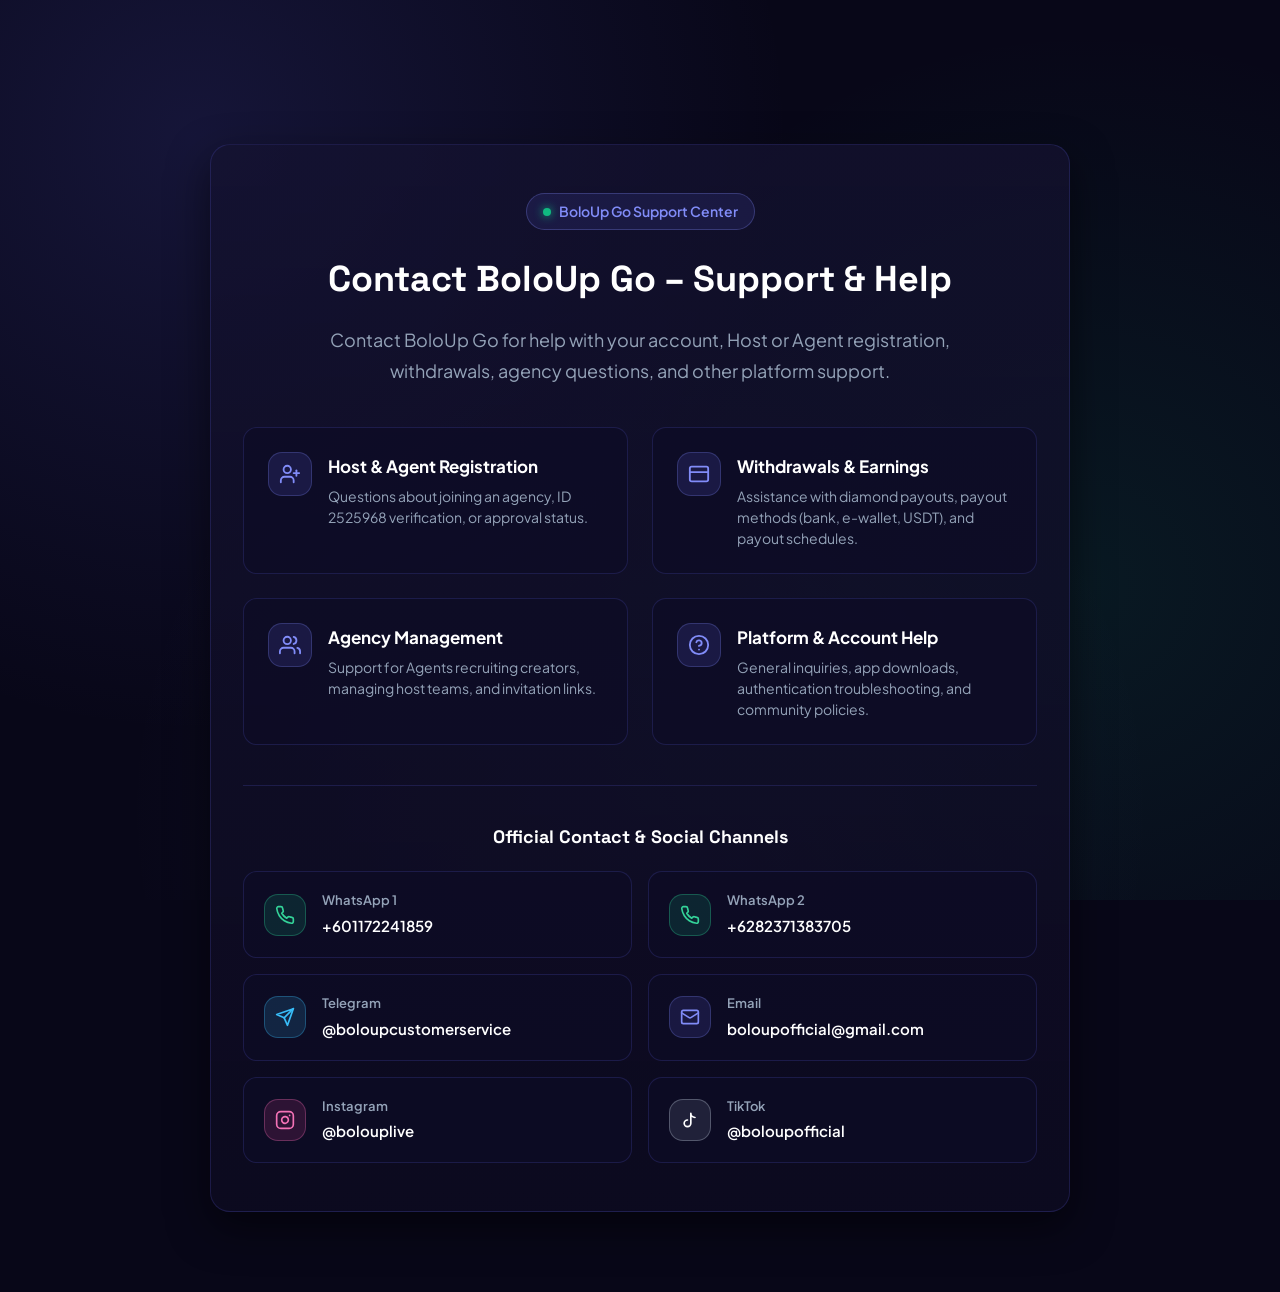
<file: contact.html>
<!DOCTYPE html>
<html lang="en">

<head>
  <meta charset="UTF-8">
  <meta name="viewport" content="width=device-width, initial-scale=1.0">
  <title>Contact BoloUp Go – Support &amp; Help</title>
  <meta name="description"
    content="Contact BoloUp Go for help with your account, Host or Agent registration, withdrawals, agency questions, and other platform support.">
  <link rel="stylesheet" href="style.css">
  <link rel="shortcut icon" href="https://boloupgo.app/wp-content/uploads/2026/11/cropped-boloup.png">
  <link rel="icon" type="image/x-icon" href="/favicon.ico">
  <link rel="icon" type="image/png" sizes="32x32" href="https://boloupgo.app/wp-content/uploads/2026/11/cropped-boloup.png">
  <link rel="icon" type="image/png" sizes="192x192" href="https://boloupgo.app/wp-content/uploads/2026/11/cropped-boloup.png">
  <link rel="apple-touch-icon" href="https://boloupgo.app/wp-content/uploads/2026/11/cropped-boloup.png">
</head>

<body>

  <!-- Contact Hero Section -->
  <section class="section contact-hero" id="contact">
    <div class="container">
      <div class="contact-card" id="contact-card">
        <div class="badge-partner" style="margin-bottom: 1.25rem;">
          <span class="badge-dot"></span>
          BoloUp Go Support Center
        </div>
        <h1 class="contact-card-title">Contact BoloUp Go – Support &amp; Help</h1>
        <p class="contact-card-desc">
          Contact BoloUp Go for help with your account, Host or Agent registration, withdrawals, agency questions, and other platform support.
        </p>

        <div class="contact-grid">
          <div class="contact-item" id="support-registration">
            <div class="contact-item-icon">
              <svg viewBox="0 0 24 24" fill="none" stroke="currentColor" stroke-width="2" stroke-linecap="round" stroke-linejoin="round" width="22" height="22" aria-hidden="true">
                <path d="M16 21v-2a4 4 0 0 0-4-4H6a4 4 0 0 0-4 4v2" />
                <circle cx="9" cy="7" r="4" />
                <line x1="19" y1="8" x2="19" y2="14" />
                <line x1="22" y1="11" x2="16" y2="11" />
              </svg>
            </div>
            <div class="contact-item-content">
              <h3>Host &amp; Agent Registration</h3>
              <p>Questions about joining an agency, ID 2525968 verification, or approval status.</p>
            </div>
          </div>

          <div class="contact-item" id="support-withdrawals">
            <div class="contact-item-icon">
              <svg viewBox="0 0 24 24" fill="none" stroke="currentColor" stroke-width="2" stroke-linecap="round" stroke-linejoin="round" width="22" height="22" aria-hidden="true">
                <rect x="2" y="4" width="20" height="16" rx="2" />
                <line x1="2" y1="10" x2="22" y2="10" />
              </svg>
            </div>
            <div class="contact-item-content">
              <h3>Withdrawals &amp; Earnings</h3>
              <p>Assistance with diamond payouts, payout methods (bank, e-wallet, USDT), and payout schedules.</p>
            </div>
          </div>

          <div class="contact-item" id="support-agency">
            <div class="contact-item-icon">
              <svg viewBox="0 0 24 24" fill="none" stroke="currentColor" stroke-width="2" stroke-linecap="round" stroke-linejoin="round" width="22" height="22" aria-hidden="true">
                <path d="M17 21v-2a4 4 0 0 0-4-4H5a4 4 0 0 0-4 4v2" />
                <circle cx="9" cy="7" r="4" />
                <path d="M23 21v-2a4 4 0 0 0-3-3.87" />
                <path d="M16 3.13a4 4 0 0 1 0 7.75" />
              </svg>
            </div>
            <div class="contact-item-content">
              <h3>Agency Management</h3>
              <p>Support for Agents recruiting creators, managing host teams, and invitation links.</p>
            </div>
          </div>

          <div class="contact-item" id="support-platform">
            <div class="contact-item-icon">
              <svg viewBox="0 0 24 24" fill="none" stroke="currentColor" stroke-width="2" stroke-linecap="round" stroke-linejoin="round" width="22" height="22" aria-hidden="true">
                <circle cx="12" cy="12" r="10" />
                <path d="M9.09 9a3 3 0 0 1 5.83 1c0 2-3 3-3 3" />
                <line x1="12" y1="17" x2="12.01" y2="17" />
              </svg>
            </div>
            <div class="contact-item-content">
              <h3>Platform &amp; Account Help</h3>
              <p>General inquiries, app downloads, authentication troubleshooting, and community policies.</p>
            </div>
          </div>
        </div>

        <div class="contact-channels" id="contact-channels">
          <h2 class="contact-channels-title">Official Contact &amp; Social Channels</h2>
          <div class="contact-channels-grid">
            <a href="https://wa.me/601172241859" target="_blank" rel="noopener noreferrer"
              class="contact-channel-card" id="channel-whatsapp-1">
              <div class="contact-channel-icon whatsapp">
                <svg viewBox="0 0 24 24" fill="none" stroke="currentColor" stroke-width="2" stroke-linecap="round" stroke-linejoin="round" width="20" height="20" aria-hidden="true">
                  <path d="M22 16.92v3a2 2 0 0 1-2.18 2 19.79 19.79 0 0 1-8.63-3.07 19.5 19.5 0 0 1-6-6 19.79 19.79 0 0 1-3.07-8.67A2 2 0 0 1 4.11 2h3a2 2 0 0 1 2 1.72 12.84 12.84 0 0 0 .7 2.81 2 2 0 0 1-.45 2.11L8.09 9.91a16 16 0 0 0 6 6l1.27-1.27a2 2 0 0 1 2.11-.45 12.84 12.84 0 0 0 2.81.7A2 2 0 0 1 22 16.92z" />
                </svg>
              </div>
              <div class="contact-channel-info">
                <span class="contact-channel-label">WhatsApp 1</span>
                <span class="contact-channel-value">+601172241859</span>
              </div>
            </a>

            <a href="https://wa.me/6282371383705" target="_blank" rel="noopener noreferrer"
              class="contact-channel-card" id="channel-whatsapp-2">
              <div class="contact-channel-icon whatsapp">
                <svg viewBox="0 0 24 24" fill="none" stroke="currentColor" stroke-width="2" stroke-linecap="round" stroke-linejoin="round" width="20" height="20" aria-hidden="true">
                  <path d="M22 16.92v3a2 2 0 0 1-2.18 2 19.79 19.79 0 0 1-8.63-3.07 19.5 19.5 0 0 1-6-6 19.79 19.79 0 0 1-3.07-8.67A2 2 0 0 1 4.11 2h3a2 2 0 0 1 2 1.72 12.84 12.84 0 0 0 .7 2.81 2 2 0 0 1-.45 2.11L8.09 9.91a16 16 0 0 0 6 6l1.27-1.27a2 2 0 0 1 2.11-.45 12.84 12.84 0 0 0 2.81.7A2 2 0 0 1 22 16.92z" />
                </svg>
              </div>
              <div class="contact-channel-info">
                <span class="contact-channel-label">WhatsApp 2</span>
                <span class="contact-channel-value">+6282371383705</span>
              </div>
            </a>

            <a href="https://telegram.me/boloupcustomerservice" target="_blank" rel="noopener noreferrer"
              class="contact-channel-card" id="channel-telegram">
              <div class="contact-channel-icon telegram">
                <svg viewBox="0 0 24 24" fill="none" stroke="currentColor" stroke-width="2" stroke-linecap="round" stroke-linejoin="round" width="20" height="20" aria-hidden="true">
                  <path d="m22 2-7 20-4-9-9-4Z" />
                  <path d="M22 2 11 13" />
                </svg>
              </div>
              <div class="contact-channel-info">
                <span class="contact-channel-label">Telegram</span>
                <span class="contact-channel-value">@boloupcustomerservice</span>
              </div>
            </a>

            <a href="mailto:boloupofficial@gmail.com"
              class="contact-channel-card" id="channel-email">
              <div class="contact-channel-icon">
                <svg viewBox="0 0 24 24" fill="none" stroke="currentColor" stroke-width="2" stroke-linecap="round" stroke-linejoin="round" width="20" height="20" aria-hidden="true">
                  <rect width="20" height="16" x="2" y="4" rx="2" />
                  <path d="m22 7-8.97 5.7a1.94 1.94 0 0 1-2.06 0L2 7" />
                </svg>
              </div>
              <div class="contact-channel-info">
                <span class="contact-channel-label">Email</span>
                <span class="contact-channel-value">boloupofficial@gmail.com</span>
              </div>
            </a>

            <a href="https://www.instagram.com/bolouplive/" target="_blank" rel="noopener noreferrer"
              class="contact-channel-card" id="channel-instagram">
              <div class="contact-channel-icon instagram">
                <svg viewBox="0 0 24 24" fill="none" stroke="currentColor" stroke-width="2" stroke-linecap="round" stroke-linejoin="round" width="20" height="20" aria-hidden="true">
                  <rect width="20" height="20" x="2" y="2" rx="5" ry="5" />
                  <path d="M16 11.37A4 4 0 1 1 12.63 8 4 4 0 0 1 16 11.37z" />
                  <line x1="17.5" x2="17.51" y1="6.5" y2="6.5" />
                </svg>
              </div>
              <div class="contact-channel-info">
                <span class="contact-channel-label">Instagram</span>
                <span class="contact-channel-value">@bolouplive</span>
              </div>
            </a>

            <a href="https://www.tiktok.com/@boloupofficial?lang=en" target="_blank" rel="noopener noreferrer"
              class="contact-channel-card" id="channel-tiktok">
              <div class="contact-channel-icon tiktok">
                <svg viewBox="0 0 24 24" fill="none" stroke="currentColor" stroke-width="2" stroke-linecap="round" stroke-linejoin="round" width="20" height="20" aria-hidden="true">
                  <path d="M9 12a4 4 0 1 0 4 4V4a5 5 0 0 0 5 5" />
                </svg>
              </div>
              <div class="contact-channel-info">
                <span class="contact-channel-label">TikTok</span>
                <span class="contact-channel-value">@boloupofficial</span>
              </div>
            </a>
          </div>
        </div>
      </div>
    </div>
  </section>

  <!-- Internal JavaScript (Per Project Rules) -->
  <script>
    (function () {
      // Contact page initialization
    })();
  </script>
</body>

</html>
</file>
<file: style.css>
/* ==========================================================================
   BoloUp Go Official Website - Sitewide External Stylesheet
   For WordPress Elementor HTML Elements & Sitewide Custom CSS
   Domain: boloupgo.app
   ========================================================================== */

/* 1. Custom Font from Google Fonts */
@import url('https://fonts.googleapis.com/css2?family=Plus+Jakarta+Sans:wght@400;500;600;700;800&family=Space+Grotesk:wght@600;700;800&display=swap');

/* 2. Global CSS Variables & Design Tokens */
:root {
  /* Brand Color Tokens - Deep Royal Indigo, Electric Violet & Vibrant Accents */
  --color-primary: #6366f1;
  --color-primary-light: #818cf8;
  --color-primary-dark: #4338ca;
  --color-accent: #10b981;
  --color-accent-light: #34d399;
  --color-accent-dark: #059669;
  --color-pink: #ec4899;
  --color-amber: #f59e0b;

  /* Gradients */
  --grad-primary: linear-gradient(135deg, #4f46e5 0%, #6366f1 50%, #818cf8 100%);
  --grad-primary-hover: linear-gradient(135deg, #4338ca 0%, #4f46e5 50%, #6366f1 100%);
  --grad-accent: linear-gradient(135deg, #059669 0%, #10b981 50%, #34d399 100%);
  --grad-vibrant: linear-gradient(135deg, #6366f1 0%, #a855f7 50%, #ec4899 100%);
  --grad-text: linear-gradient(135deg, #ffffff 0%, #e0e7ff 50%, #c7d2fe 100%);
  --grad-card: linear-gradient(180deg, rgba(20, 18, 48, 0.75) 0%, rgba(13, 11, 32, 0.9) 100%);

  /* Backgrounds & Surfaces */
  --bg-deep: #080718;
  --bg-dark: #0e0c25;
  --bg-surface: #151236;
  --bg-card: rgba(21, 18, 54, 0.72);
  --bg-card-hover: rgba(30, 26, 77, 0.88);
  --bg-glass: rgba(255, 255, 255, 0.04);
  --border-glass: rgba(99, 102, 241, 0.18);
  --border-glow: rgba(129, 140, 248, 0.45);

  /* Typography Colors */
  --text-main: #f8fafc;
  --text-muted: #94a3b8;
  --text-dim: #64748b;
  --text-light: #ffffff;

  /* Fonts */
  --font-sans: 'Plus Jakarta Sans', -apple-system, BlinkMacSystemFont, 'Segoe UI', Roboto, sans-serif;
  --font-heading: 'Space Grotesk', var(--font-sans);

  /* Layout, Radius, & Transitions */
  --max-width: 1200px;
  --header-height: 80px;
  --radius-sm: 8px;
  --radius-md: 14px;
  --radius-lg: 20px;
  --radius-pill: 9999px;
  --transition: all 0.3s cubic-bezier(0.4, 0, 0.2, 1);

  /* Shadows & Glows */
  --shadow-sm: 0 2px 8px rgba(0, 0, 0, 0.25);
  --shadow-md: 0 8px 24px rgba(0, 0, 0, 0.35);
  --shadow-lg: 0 16px 40px rgba(0, 0, 0, 0.5);
  --glow-primary: 0 0 35px rgba(99, 102, 241, 0.3);
  --glow-button: 0 4px 20px rgba(99, 102, 241, 0.4);
}

/* 3. Base Reset */
*,
*::before,
*::after {
  box-sizing: border-box;
  margin: 0;
  padding: 0;
}

html {
  scroll-behavior: smooth;
  font-size: 16px;
  color-scheme: dark;
}

body {
  font-family: var(--font-sans);
  background-color: var(--bg-deep) !important;
  color: var(--text-main);
  line-height: 1.65;
  overflow-x: hidden;
  padding-top: 0 !important;
  margin-top: 0 !important;
  background-image:
    radial-gradient(circle at 15% 15%, rgba(99, 102, 241, 0.15) 0%, transparent 45%),
    radial-gradient(circle at 85% 65%, rgba(16, 185, 129, 0.1) 0%, transparent 45%),
    radial-gradient(circle at 50% 90%, rgba(129, 140, 248, 0.08) 0%, transparent 50%);
  background-attachment: fixed;
  background-repeat: no-repeat;
  -webkit-font-smoothing: antialiased;
  -moz-osx-font-smoothing: grayscale;
}

#page,
.site,
.site-content,
.elementor,
.elementor-section-wrap {
  background-color: transparent !important;
  background-image: none !important;
}

a {
  color: inherit;
  text-decoration: none;
  transition: var(--transition);
}

ul, ol {
  list-style: none;
}

img {
  max-width: 100%;
  height: auto;
  display: block;
}

/* 4. Container & Layout Utilities */
.container {
  width: 100%;
  max-width: var(--max-width);
  margin: 0 auto;
  padding: 0 1.5rem;
}

.section {
  padding: 5rem 0;
  position: relative;
}

.section-dark {
  background-color: rgba(14, 12, 37, 0.65);
}

.section-deep {
  background-color: rgba(8, 7, 24, 0.85);
}

.section-title-wrap {
  text-align: center;
  max-width: 760px;
  margin: 0 auto 3.5rem auto;
}

.section-title {
  font-family: var(--font-heading);
  font-size: 2.25rem;
  font-weight: 700;
  color: var(--text-light);
  line-height: 1.25;
  margin-bottom: 1rem;
  letter-spacing: -0.02em;
}

.section-desc {
  font-size: 1.125rem;
  color: var(--text-muted);
  line-height: 1.7;
}

.section-desc + .section-desc {
  margin-top: 1rem;
}

.text-gradient {
  background: var(--grad-text);
  -webkit-background-clip: text;
  -webkit-text-fill-color: transparent;
  display: inline-block;
}

.badge-partner {
  display: inline-flex;
  align-items: center;
  gap: 0.5rem;
  padding: 0.375rem 1rem;
  border-radius: var(--radius-pill);
  background: rgba(99, 102, 241, 0.12);
  border: 1px solid rgba(129, 140, 248, 0.28);
  color: var(--color-primary-light);
  font-size: 0.875rem;
  font-weight: 600;
  margin-bottom: 1.5rem;
}

.badge-dot {
  width: 8px;
  height: 8px;
  border-radius: 50%;
  background-color: var(--color-accent);
  box-shadow: 0 0 10px var(--color-accent);
}

/* 5. Buttons */
.btn {
  display: inline-flex;
  align-items: center;
  justify-content: center;
  gap: 0.5rem;
  padding: 0.875rem 1.75rem;
  border-radius: var(--radius-pill);
  font-size: 1rem;
  font-weight: 600;
  cursor: pointer;
  border: none;
  outline: none;
  transition: var(--transition);
  text-align: center;
  white-space: nowrap;
}

.btn-primary {
  background: var(--grad-primary);
  color: #ffffff;
  box-shadow: var(--glow-button);
}

.btn-primary:hover {
  background: var(--grad-primary-hover);
  transform: translateY(-2px);
  box-shadow: 0 6px 25px rgba(99, 102, 241, 0.6);
}

.btn-outline {
  background: rgba(255, 255, 255, 0.05);
  border: 1px solid rgba(255, 255, 255, 0.2);
  color: var(--text-main);
  backdrop-filter: blur(8px);
}

.btn-outline:hover {
  background: rgba(255, 255, 255, 0.1);
  border-color: var(--color-primary-light);
  color: #ffffff;
  transform: translateY(-2px);
}

.btn-sm {
  padding: 0.5rem 1.125rem;
  font-size: 0.875rem;
}

.btn-lg {
  padding: 1rem 2.25rem;
  font-size: 1.0625rem;
}

/* 6. Header Component */
.header {
  position: fixed;
  top: 0;
  left: 0;
  width: 100%;
  z-index: 1000;
  background: rgba(8, 7, 24, 0.85);
  backdrop-filter: blur(16px);
  -webkit-backdrop-filter: blur(16px);
  border-bottom: 1px solid var(--border-glass);
  transition: var(--transition);
}

.header-container {
  max-width: var(--max-width);
  height: var(--header-height);
  margin: 0 auto;
  padding: 0 1.5rem;
  display: flex;
  align-items: center;
  justify-content: space-between;
}

.brand-logo {
  display: flex;
  align-items: center;
  gap: 0.75rem;
}

.brand-logo-icon {
  height: 38px;
  width: auto;
  object-fit: contain;
}

.nav-menu {
  display: none;
}

.nav-link {
  color: var(--text-muted);
  font-size: 0.9375rem;
  font-weight: 500;
  padding: 0.5rem 0.875rem;
  border-radius: var(--radius-sm);
  position: relative;
}

.nav-link:hover,
.nav-link.active {
  color: #ffffff;
}

.nav-link.active::after {
  content: '';
  position: absolute;
  bottom: -4px;
  left: 0.875rem;
  right: 0.875rem;
  height: 2px;
  background: var(--color-primary-light);
  border-radius: 2px;
}

.header-actions {
  display: flex;
  align-items: center;
  gap: 0.75rem;
}

.menu-toggle {
  display: inline-flex;
  align-items: center;
  justify-content: center;
  background: transparent;
  border: none;
  color: #ffffff;
  font-size: 1.5rem;
  cursor: pointer;
  padding: 0.5rem;
  line-height: 1;
}

.mobile-nav-actions {
  display: flex;
  flex-direction: column;
  gap: 0.75rem;
  margin-top: 1.5rem;
  padding-top: 1.5rem;
  border-top: 1px solid var(--border-glass);
}

/* 7. Hero Section */
.hero-section {
  padding-top: calc(var(--header-height) + 4rem);
  padding-bottom: 5rem;
  position: relative;
  overflow: hidden;
}

.hero-grid {
  display: grid;
  grid-template-columns: 1fr;
  gap: 3rem;
  align-items: center;
}

.hero-content {
  text-align: center;
}

.hero-title {
  font-family: var(--font-heading);
  font-size: 2.5rem;
  font-weight: 800;
  line-height: 1.2;
  margin-bottom: 1.25rem;
  letter-spacing: -0.025em;
}

.hero-desc {
  font-size: 1.125rem;
  color: var(--text-muted);
  line-height: 1.7;
  margin-bottom: 2rem;
  max-width: 620px;
  margin-left: auto;
  margin-right: auto;
}

.hero-actions {
  display: flex;
  flex-wrap: wrap;
  gap: 1rem;
  justify-content: center;
}

.hero-visual {
  position: relative;
  display: flex;
  justify-content: center;
  align-items: center;
}

.hero-visual-frame {
  position: relative;
  border-radius: var(--radius-lg);
  padding: 0.5rem;
  background: radial-gradient(circle at 50% 50%, rgba(99, 102, 241, 0.25) 0%, transparent 70%);
}

.hero-img {
  width: 100%;
  max-width: 540px;
  height: auto;
  object-fit: contain;
  filter: drop-shadow(0 15px 30px rgba(0, 0, 0, 0.6));
}

/* 8. What is BoloUp Go Section */
.what-boloup-card {
  background: var(--grad-card);
  border: 1px solid var(--border-glass);
  border-radius: var(--radius-lg);
  padding: 2.5rem 2rem;
  backdrop-filter: blur(12px);
  text-align: center;
  max-width: 860px;
  margin: 0 auto;
  box-shadow: var(--shadow-md);
}

/* 9. Comparison Table (Host vs Agent) */
.table-wrapper {
  background: var(--grad-card);
  border: 1px solid var(--border-glass);
  border-radius: var(--radius-lg);
  overflow: hidden;
  box-shadow: var(--shadow-lg);
  backdrop-filter: blur(16px);
}

.table-responsive {
  width: 100%;
  overflow-x: auto;
  -webkit-overflow-scrolling: touch;
}

.data-table {
  width: 100%;
  border-collapse: collapse;
  text-align: left;
  font-size: 0.9375rem;
}

.data-table th,
.data-table td {
  padding: 1.25rem 1.5rem;
  border-bottom: 1px solid var(--border-glass);
}

.data-table th {
  background: rgba(14, 12, 37, 0.9);
  color: var(--text-light);
  font-family: var(--font-heading);
  font-size: 1.0625rem;
  font-weight: 700;
  letter-spacing: -0.01em;
}

.data-table th:first-child {
  width: 22%;
}

.data-table th:nth-child(2),
.data-table th:nth-child(3) {
  width: 39%;
}

.data-table tbody tr:hover {
  background-color: rgba(99, 102, 241, 0.05);
}

.data-table td strong {
  color: var(--color-primary-light);
  font-weight: 600;
}

.data-table td {
  color: var(--text-main);
  line-height: 1.6;
}

/* 10. Features & Benefits Grid */
.features-grid,
.benefits-grid {
  display: grid;
  grid-template-columns: 1fr;
  gap: 1.75rem;
}

.feature-card,
.benefit-card {
  background: var(--grad-card);
  border: 1px solid var(--border-glass);
  border-radius: var(--radius-lg);
  padding: 2.25rem 1.75rem;
  backdrop-filter: blur(12px);
  transition: var(--transition);
  position: relative;
  overflow: hidden;
}

.feature-card::before,
.benefit-card::before {
  content: '';
  position: absolute;
  top: 0;
  left: 0;
  width: 100%;
  height: 3px;
  background: var(--grad-primary);
  opacity: 0;
  transition: var(--transition);
}

.feature-card:hover,
.benefit-card:hover {
  transform: translateY(-4px);
  border-color: var(--border-glow);
  box-shadow: var(--shadow-lg), 0 0 25px rgba(99, 102, 241, 0.2);
}

.feature-card:hover::before,
.benefit-card:hover::before {
  opacity: 1;
}

.feature-icon-box {
  width: 52px;
  height: 52px;
  border-radius: var(--radius-md);
  background: rgba(99, 102, 241, 0.15);
  border: 1px solid rgba(129, 140, 248, 0.3);
  display: flex;
  align-items: center;
  justify-content: center;
  color: var(--color-primary-light);
  margin-bottom: 1.25rem;
}

.feature-icon-box.accent {
  background: rgba(16, 185, 129, 0.15);
  border-color: rgba(52, 211, 153, 0.3);
  color: var(--color-accent-light);
}

.feature-icon-box.pink {
  background: rgba(236, 72, 153, 0.15);
  border-color: rgba(244, 114, 182, 0.3);
  color: #f472b6;
}

.feature-title,
.benefit-title {
  font-family: var(--font-heading);
  font-size: 1.25rem;
  font-weight: 700;
  color: var(--text-light);
  margin-bottom: 0.75rem;
}

.feature-desc,
.benefit-desc {
  font-size: 0.9375rem;
  color: var(--text-muted);
  line-height: 1.65;
}

/* 11. How It Works (Steps Grid) */
.steps-grid {
  display: grid;
  grid-template-columns: 1fr;
  gap: 1.5rem;
}

.step-card {
  background: var(--grad-card);
  border: 1px solid var(--border-glass);
  border-radius: var(--radius-lg);
  padding: 2rem 1.75rem;
  position: relative;
  transition: var(--transition);
}

.step-card:hover {
  border-color: var(--border-glow);
  transform: translateY(-3px);
  box-shadow: var(--shadow-md);
}

.step-number {
  width: 44px;
  height: 44px;
  border-radius: 50%;
  background: var(--grad-primary);
  color: #ffffff;
  display: flex;
  align-items: center;
  justify-content: center;
  font-family: var(--font-heading);
  font-size: 1.125rem;
  font-weight: 700;
  margin-bottom: 1.25rem;
  box-shadow: 0 4px 15px rgba(99, 102, 241, 0.35);
}

.step-number.accent {
  background: var(--grad-accent);
  box-shadow: 0 4px 15px rgba(16, 185, 129, 0.35);
}

.step-title {
  font-family: var(--font-heading);
  font-size: 1.25rem;
  font-weight: 700;
  color: var(--text-light);
  margin-bottom: 0.625rem;
}

.step-desc {
  font-size: 0.9375rem;
  color: var(--text-muted);
  line-height: 1.6;
}

/* 12. Alternating Tutorial Steps (with screenshot previews) */
.steps-alternate {
  display: flex;
  flex-direction: column;
  gap: 2.5rem;
}

.step-alt-row {
  display: grid;
  grid-template-columns: 1fr;
  gap: 2rem;
  align-items: center;
  background: var(--grad-card);
  border: 1px solid var(--border-glass);
  border-radius: var(--radius-lg);
  padding: 2rem;
  backdrop-filter: blur(12px);
  transition: var(--transition);
}

.step-alt-row:hover {
  border-color: var(--border-glow);
  box-shadow: var(--shadow-lg);
}

.step-alt-visual {
  cursor: pointer;
  position: relative;
  border-radius: var(--radius-md);
  overflow: hidden;
}

.step-alt-frame {
  position: relative;
  background: rgba(0, 0, 0, 0.4);
  border-radius: var(--radius-md);
  border: 1px solid var(--border-glass);
  overflow: hidden;
  display: flex;
  justify-content: center;
  align-items: center;
}

.step-alt-img {
  width: 100%;
  max-width: 440px;
  max-height: 480px;
  height: auto;
  object-fit: contain;
  transition: transform 0.4s ease;
}

.step-alt-visual:hover .step-alt-img {
  transform: scale(1.02);
}

.step-zoom-badge {
  position: absolute;
  top: 12px;
  right: 12px;
  width: 36px;
  height: 36px;
  border-radius: 50%;
  background: rgba(8, 7, 24, 0.8);
  border: 1px solid var(--border-glass);
  display: flex;
  align-items: center;
  justify-content: center;
  color: var(--text-light);
  backdrop-filter: blur(6px);
  transition: var(--transition);
}

.step-alt-visual:hover .step-zoom-badge {
  background: var(--color-primary);
  border-color: var(--color-primary-light);
}

.step-alt-content {
  display: flex;
  flex-direction: column;
}

/* 13. Infographic Banner (for Withdraw or Guides) */
.withdraw-infographic-wrap {
  margin-top: 3rem;
}

.withdraw-infographic-card {
  background: var(--grad-card);
  border: 1px solid var(--border-glass);
  border-radius: var(--radius-lg);
  padding: 1.5rem;
  cursor: pointer;
  position: relative;
  overflow: hidden;
  transition: var(--transition);
  text-align: center;
}

.withdraw-infographic-card:hover {
  border-color: var(--border-glow);
  box-shadow: var(--shadow-lg);
}

.withdraw-infographic-img {
  width: 100%;
  max-height: 420px;
  object-fit: contain;
  margin: 0 auto;
  border-radius: var(--radius-md);
}

/* 14. FAQs Component */
.faq-wrap {
  max-width: 860px;
  margin: 0 auto;
  display: flex;
  flex-direction: column;
  gap: 1rem;
}

.faq-item {
  background: var(--grad-card);
  border: 1px solid var(--border-glass);
  border-radius: var(--radius-md);
  overflow: hidden;
  transition: var(--transition);
}

.faq-item:hover,
.faq-item.active {
  border-color: var(--border-glow);
}

.faq-question {
  width: 100%;
  background: transparent;
  border: none;
  outline: none;
  text-align: left;
  padding: 1.25rem 1.5rem;
  color: var(--text-light);
  font-family: var(--font-heading);
  font-size: 1.0625rem;
  font-weight: 600;
  display: flex;
  align-items: center;
  justify-content: space-between;
  cursor: pointer;
  gap: 1rem;
}

.faq-icon {
  width: 24px;
  height: 24px;
  border-radius: 50%;
  background: rgba(99, 102, 241, 0.15);
  color: var(--color-primary-light);
  display: flex;
  align-items: center;
  justify-content: center;
  font-size: 1.125rem;
  flex-shrink: 0;
  transition: transform 0.3s ease;
}

.faq-item.active .faq-icon {
  transform: rotate(45deg);
  background: var(--color-primary);
  color: #ffffff;
}

.faq-answer {
  max-height: 0;
  overflow: hidden;
  transition: max-height 0.35s ease, padding 0.35s ease;
  padding: 0 1.5rem;
  color: var(--text-muted);
  font-size: 0.9375rem;
  line-height: 1.7;
}

.faq-item.active .faq-answer {
  max-height: 300px;
  padding: 0 1.5rem 1.25rem 1.5rem;
}

/* 15. CTA Banner Section */
.cta-section {
  padding: 5rem 0;
  position: relative;
}

.cta-banner {
  background: radial-gradient(circle at 50% 50%, rgba(99, 102, 241, 0.28) 0%, rgba(14, 12, 37, 0.95) 70%), var(--bg-card);
  border: 1px solid var(--border-glow);
  border-radius: var(--radius-lg);
  padding: 3.5rem 2rem;
  text-align: center;
  box-shadow: var(--shadow-lg), var(--glow-primary);
  max-width: 960px;
  margin: 0 auto;
  display: flex;
  flex-direction: column;
  align-items: center;
  justify-content: center;
}

.cta-title {
  font-family: var(--font-heading);
  font-size: 2.25rem;
  font-weight: 800;
  color: var(--text-light);
  margin-bottom: 1rem;
  letter-spacing: -0.02em;
  text-align: center;
  width: 100%;
}

.cta-desc {
  font-size: 1.125rem;
  color: var(--text-muted);
  margin-bottom: 2rem;
  max-width: 600px;
  margin-left: auto;
  margin-right: auto;
  text-align: center;
  width: 100%;
}

.cta-actions {
  display: flex !important;
  flex-wrap: wrap;
  gap: 1rem;
  justify-content: center !important;
  align-items: center !important;
  margin: 2rem auto 0 auto !important;
  width: 100%;
  text-align: center !important;
}

.cta-actions .btn,
.cta-actions a,
.cta-banner .cta-actions .btn,
.cta-banner .cta-actions a {
  margin: 0 auto !important;
  text-align: center !important;
}

.cta-banner .hero-actions,
.cta-banner .cta-actions {
  display: flex !important;
  flex-wrap: wrap;
  gap: 1rem;
  justify-content: center !important;
  align-items: center !important;
  margin: 2rem auto 0 auto !important;
  width: 100%;
  text-align: center !important;
}
  gap: 1rem;
  justify-content: center !important;
  align-items: center;
  margin-top: 2rem;
  width: 100%;
}

.contact-actions {
  display: flex;
  flex-wrap: wrap;
  gap: 1rem;
  justify-content: center;
  align-items: center;
  margin-top: 2.5rem;
  width: 100%;
}

/* 16. Contact Page Section */
.contact-hero {
  padding-top: calc(var(--header-height) + 4rem);
  padding-bottom: 5rem;
}

.contact-card {
  background: var(--grad-card);
  border: 1px solid var(--border-glass);
  border-radius: var(--radius-lg);
  padding: 3rem 2rem;
  max-width: 860px;
  margin: 0 auto;
  box-shadow: var(--shadow-lg);
  text-align: center;
}

.contact-card-title {
  font-family: var(--font-heading);
  font-size: 2.25rem;
  font-weight: 800;
  color: var(--text-light);
  margin-bottom: 1rem;
}

.contact-card-desc {
  font-size: 1.125rem;
  color: var(--text-muted);
  line-height: 1.7;
  max-width: 680px;
  margin: 0 auto 2.5rem auto;
}

.contact-grid {
  display: grid;
  grid-template-columns: 1fr;
  gap: 1.5rem;
  margin-top: 2rem;
  text-align: left;
}

.contact-item {
  background: rgba(14, 12, 37, 0.7);
  border: 1px solid var(--border-glass);
  border-radius: var(--radius-md);
  padding: 1.5rem;
  display: flex;
  align-items: flex-start;
  gap: 1rem;
}

.contact-item-icon {
  width: 44px;
  height: 44px;
  border-radius: var(--radius-md);
  background: rgba(99, 102, 241, 0.15);
  border: 1px solid rgba(129, 140, 248, 0.25);
  display: flex;
  align-items: center;
  justify-content: center;
  color: var(--color-primary-light);
  flex-shrink: 0;
}

.contact-item-content h3 {
  font-size: 1.0625rem;
  font-weight: 700;
  color: var(--text-light);
  margin-bottom: 0.375rem;
}

.contact-item-content p {
  font-size: 0.875rem;
  color: var(--text-muted);
  line-height: 1.5;
}

.contact-channels {
  margin-top: 2.5rem;
  padding-top: 2.25rem;
  border-top: 1px solid var(--border-glass);
  text-align: left;
}

.contact-channels-title {
  font-family: var(--font-heading);
  font-size: 1.125rem;
  font-weight: 700;
  color: var(--text-light);
  text-align: center;
  margin-bottom: 1.25rem;
}

.contact-channels-grid {
  display: grid;
  grid-template-columns: 1fr;
  gap: 1rem;
}

.contact-channel-card {
  background: rgba(14, 12, 37, 0.7);
  border: 1px solid var(--border-glass);
  border-radius: var(--radius-md);
  padding: 1.125rem 1.25rem;
  display: flex;
  align-items: center;
  gap: 1rem;
  transition: var(--transition);
}

.contact-channel-card:hover {
  background: var(--bg-card-hover);
  border-color: var(--border-glow);
  transform: translateY(-2px);
  box-shadow: var(--shadow-md);
}

.contact-channel-icon {
  width: 42px;
  height: 42px;
  border-radius: var(--radius-md);
  background: rgba(99, 102, 241, 0.15);
  border: 1px solid rgba(129, 140, 248, 0.25);
  display: flex;
  align-items: center;
  justify-content: center;
  color: var(--color-primary-light);
  flex-shrink: 0;
}

.contact-channel-icon.whatsapp {
  background: rgba(16, 185, 129, 0.15);
  border-color: rgba(52, 211, 153, 0.3);
  color: var(--color-accent-light);
}

.contact-channel-icon.telegram {
  background: rgba(56, 189, 248, 0.15);
  border-color: rgba(56, 189, 248, 0.3);
  color: #38bdf8;
}

.contact-channel-icon.instagram {
  background: rgba(236, 72, 153, 0.15);
  border-color: rgba(244, 114, 182, 0.3);
  color: #f472b6;
}

.contact-channel-icon.tiktok {
  background: rgba(148, 163, 184, 0.15);
  border-color: rgba(203, 213, 225, 0.3);
  color: var(--text-light);
}

.contact-channel-info {
  min-width: 0;
  display: flex;
  flex-direction: column;
  gap: 0.15rem;
}

.contact-channel-label {
  font-size: 0.8125rem;
  font-weight: 600;
  color: var(--text-muted);
}

.contact-channel-value {
  font-size: 0.9375rem;
  font-weight: 600;
  color: var(--text-light);
  word-break: break-word;
}

/* 17. Lightbox Modal */
.lightbox-modal {
  display: none;
  position: fixed;
  top: 0;
  left: 0;
  width: 100%;
  height: 100%;
  background: rgba(4, 3, 12, 0.92);
  backdrop-filter: blur(12px);
  z-index: 99999;
  justify-content: center;
  align-items: center;
  padding: 1.5rem;
}

.lightbox-modal.active {
  display: flex;
}

.lightbox-content {
  position: relative;
  max-width: 90vw;
  max-height: 90vh;
  display: flex;
  justify-content: center;
  align-items: center;
}

.lightbox-img {
  max-width: 100%;
  max-height: 85vh;
  object-fit: contain;
  border-radius: var(--radius-md);
  border: 1px solid var(--border-glow);
  box-shadow: 0 0 50px rgba(0, 0, 0, 0.9);
}

.lightbox-close {
  position: absolute;
  top: -45px;
  right: 0;
  background: rgba(255, 255, 255, 0.1);
  border: 1px solid rgba(255, 255, 255, 0.2);
  color: #ffffff;
  width: 36px;
  height: 36px;
  border-radius: 50%;
  font-size: 1.25rem;
  cursor: pointer;
  display: flex;
  align-items: center;
  justify-content: center;
  transition: var(--transition);
}

.lightbox-close:hover {
  background: var(--color-primary);
}

/* 18. Footer Component */
.footer {
  background-color: #060514;
  border-top: 1px solid var(--border-glass);
  padding: 4.5rem 0 2rem 0;
  color: var(--text-muted);
  font-size: 0.9375rem;
  position: relative;
}

.footer-grid {
  display: grid;
  grid-template-columns: 1fr;
  gap: 2.5rem;
  margin-bottom: 3.5rem;
}

.footer-brand .brand-logo {
  margin-bottom: 1.25rem;
}

.footer-desc {
  color: var(--text-dim);
  line-height: 1.7;
  max-width: 340px;
}

.footer-col h3 {
  font-family: var(--font-heading);
  font-size: 1.0625rem;
  font-weight: 700;
  color: var(--text-light);
  margin-bottom: 1.25rem;
  letter-spacing: -0.01em;
}

.footer-links {
  display: flex;
  flex-direction: column;
  gap: 0.75rem;
}

.footer-links a {
  color: var(--text-muted);
  transition: var(--transition);
}

.footer-links a:hover {
  color: var(--color-primary-light);
  padding-left: 4px;
}

.footer-social {
  display: flex;
  flex-wrap: wrap;
  gap: 0.625rem;
  margin-top: 1.25rem;
}

.footer-social-link {
  width: 38px;
  height: 38px;
  border-radius: var(--radius-sm);
  background: rgba(255, 255, 255, 0.05);
  border: 1px solid var(--border-glass);
  display: inline-flex;
  align-items: center;
  justify-content: center;
  color: var(--text-muted);
  transition: var(--transition);
}

.footer-social-link:hover {
  background: rgba(99, 102, 241, 0.18);
  border-color: var(--border-glow);
  color: var(--text-light);
  transform: translateY(-2px);
}

.footer-contact-list {
  display: grid;
  grid-template-columns: repeat(2, minmax(0, 1fr));
  gap: 0.75rem 1rem;
}

.footer-links .footer-contact-link {
  display: inline-flex;
  align-items: center;
  gap: 0.5rem;
  white-space: nowrap;
}

.footer-links .footer-contact-link:hover {
  padding-left: 0;
  color: var(--text-light);
  transform: translateX(2px);
}

.footer-links .footer-contact-link svg {
  flex-shrink: 0;
  color: var(--color-primary-light);
}

.footer-bottom {
  padding-top: 2rem;
  border-top: 1px solid rgba(255, 255, 255, 0.05);
  display: flex;
  flex-direction: column;
  gap: 1rem;
  align-items: center;
  text-align: center;
  font-size: 0.875rem;
  color: var(--text-dim);
}

/* 19. Responsive Breakpoints (Mobile-First) */
@media (min-width: 640px) {
  .hero-title {
    font-size: 3rem;
  }
  .section-title {
    font-size: 2.5rem;
  }
  .features-grid,
  .benefits-grid {
    grid-template-columns: repeat(2, 1fr);
  }
  .steps-grid {
    grid-template-columns: repeat(2, 1fr);
  }
  .contact-grid {
    grid-template-columns: repeat(2, 1fr);
  }
  .contact-channels-grid {
    grid-template-columns: repeat(2, 1fr);
  }
  .contact-channel-card-wide {
    grid-column: 1 / -1;
  }
  .footer-grid {
    grid-template-columns: repeat(2, 1fr);
  }
  .footer-bottom {
    flex-direction: row;
    justify-content: space-between;
  }
}

@media (min-width: 768px) {
  .step-alt-row {
    grid-template-columns: 1fr 1fr;
    gap: 3rem;
  }
  .step-alt-reverse .step-alt-visual {
    order: 2;
  }
  .step-alt-reverse .step-alt-content {
    order: 1;
  }
}

@media (min-width: 1024px) {
  .hero-grid {
    grid-template-columns: 1.15fr 0.85fr;
    gap: 3.5rem;
    text-align: left;
  }
  .hero-content {
    text-align: left;
  }
  .hero-desc {
    margin-left: 0;
    margin-right: 0;
  }
  .hero-actions {
    justify-content: flex-start;
  }
  .cta-banner .hero-actions,
  .cta-banner .cta-actions,
  .cta-actions,
  .contact-actions {
    justify-content: center !important;
  }
  .nav-menu {
    display: flex;
    align-items: center;
    gap: 1.5rem;
  }
  .menu-toggle,
  .mobile-nav-actions {
    display: none;
  }
  .features-grid,
  .benefits-grid {
    grid-template-columns: repeat(3, 1fr);
  }
  .steps-grid {
    grid-template-columns: repeat(3, 1fr);
  }
  .footer-grid {
    grid-template-columns: 1.35fr 0.75fr 0.9fr 0.9fr 1.45fr;
    gap: 2.25rem;
  }
}

/* Mobile Navigation Drawer */
@media (max-width: 1023px) {
  .nav-menu.active {
    display: flex;
    flex-direction: column;
    position: fixed;
    top: var(--header-height);
    left: 0;
    width: 100%;
    background: rgba(8, 7, 24, 0.98);
    backdrop-filter: blur(20px);
    -webkit-backdrop-filter: blur(20px);
    padding: 1.5rem;
    border-bottom: 1px solid var(--border-glass);
    box-shadow: var(--shadow-lg);
    z-index: 999;
  }
}

/* Hero Telegram CTA */
.hero-tg-action {
  display: flex;
  flex-wrap: wrap;
  justify-content: center;
  margin-top: 0.9rem;
  position: relative;
  z-index: 20;
}
@media (min-width: 1024px) {
  .hero-tg-action {
    justify-content: flex-start;
  }
}
.btn-hero-telegram {
  display: inline-flex;
  align-items: center;
  justify-content: center;
  gap: 0.6rem;
  max-width: 100%;
  box-sizing: border-box;
  background: rgba(99, 102, 241, 0.16);
  color: #ffffff !important;
  border: 1.5px solid rgba(129, 140, 248, 0.55);
  border-radius: var(--radius-pill, 9999px);
  box-shadow: 0 4px 18px rgba(99, 102, 241, 0.24);
  backdrop-filter: blur(8px);
  -webkit-backdrop-filter: blur(8px);
  text-decoration: none;
  transition: all 0.25s ease;
}
.btn-hero-telegram .hero-tg-icon {
  color: #818cf8;
  flex-shrink: 0;
  transition: color 0.25s ease, transform 0.25s ease;
}
.btn-hero-telegram:hover,
.btn-hero-telegram:focus-visible {
  background: var(--grad-primary, linear-gradient(135deg, #4f46e5 0%, #6366f1 50%, #818cf8 100%));
  border-color: transparent;
  color: #ffffff !important;
  transform: translateY(-2px);
  box-shadow: 0 8px 26px rgba(99, 102, 241, 0.55);
}
.btn-hero-telegram:hover .hero-tg-icon,
.btn-hero-telegram:focus-visible .hero-tg-icon {
  color: #ffffff;
  transform: translateX(1px) translateY(-1px);
}
/* End Hero Telegram CTA */
</file>
